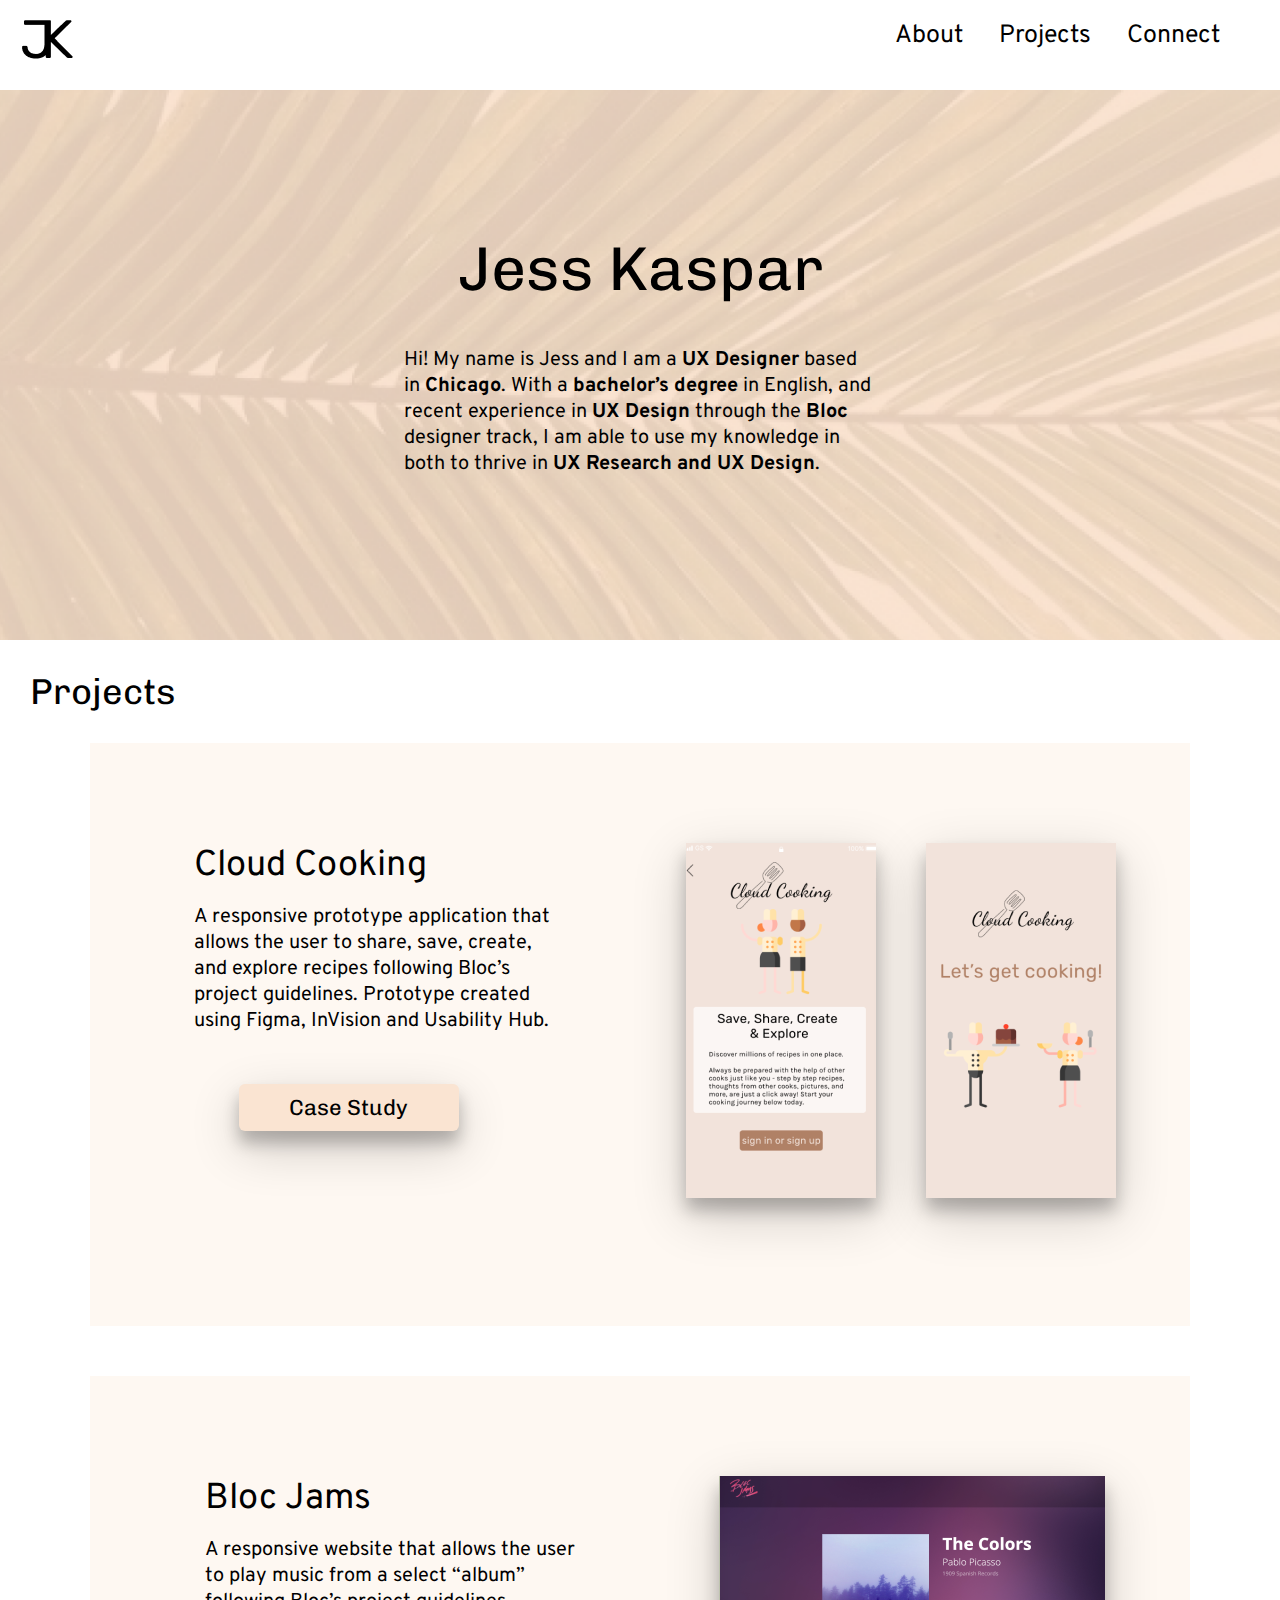
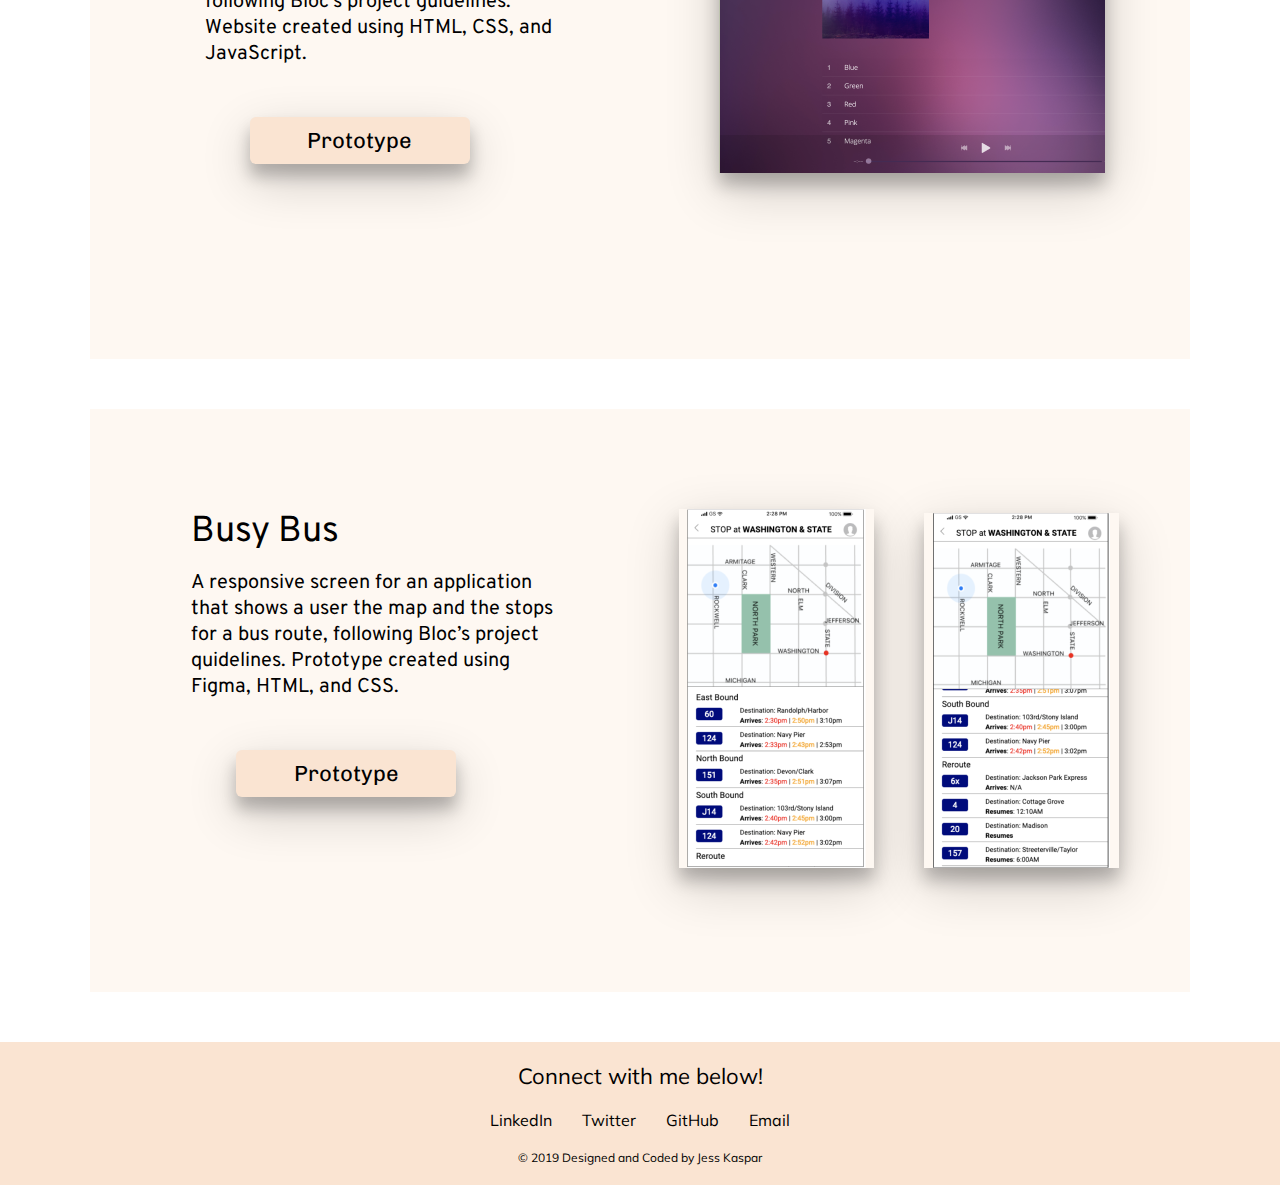
<file: index.html>
<!DOCTYPE html>
<html>
  <head>
    <title>Portfolio | Jess Kaspar</title>
      <link rel="resetcss" type="text/css" href="css/reset.css">
      <link rel="stylesheet" type="text/css" href="css/style.css">
      <link href="https://fonts.googleapis.com/css?family=Chivo:400,700|Muli:400,500|Overpass:400,600&display=swap" rel="stylesheet">
      <link rel="stylesheet" href="https://cdnjs.cloudflare.com/ajax/libs/animate.css/3.7.2/animate.min.css">
      <meta name= "viewport" content="width=device-width, initial-scale=1.0">
  </head>
  <body>
    <div class="top">
    <div class="logo">
      <a href="index.html">
        <img src="images/JKLogo.png" alt="logo">
      </a>
    </div>
    <nav class="nav-bar">
      <ul>
        <li class="button"><a href="about.html">About</a></li>
        <li class="button"><a href="#projects">Projects</a></li>
        <li class="button"><a href="connect.html">Connect</a></li>
      </ul>
    </nav>
  </div>
    <header class="animated fadeInUp">
        <h1>Jess Kaspar</h1>
        <div class="slogan">Hi! My name is Jess and I am a <strong>UX Designer</strong> based in <strong>Chicago</strong>.  With a <strong>bachelor’s degree</strong> in English, and recent experience in <strong>UX Design</strong> through the <strong>Bloc</strong> designer track, I am able to use  my knowledge in both to thrive in <strong>UX Research and UX Design</strong>.</div>
    </header>

  <main class="container animated fadeInUp">

    <div class="projects" id="projects">Projects</div>

     <section class="project-row" style="max-width: 1200px;margin: auto;">

     <div class="box1 animated fadeInUp">
      <div class="wrap">
       <div class="left">
         <img src="images/CC1.png" alt="cloudcooking application screenshot 1" class="ccimages ccimages1">
         <img src="images/CC2.png" alt="cloudcooking application screenshot 2" class="ccimages ccimages2">
       </div>

       <div class="right">
        <h2>Cloud Cooking</h2>
          <p class="description description2">A responsive prototype application that allows the user to share, save, create, and explore recipes following Bloc’s project guidelines. Prototype created using Figma, InVision and Usability Hub.</p>
         <div class="link">
          <a href="project.html">Case Study</a>
        </div>
       </div>

      </div>
    </div>
    </section>

    <section class="project-row" style="max-width: 1200px;margin: auto;">
      <div class="box1 animated fadeInUp">
      <div class="wrap">

      <div class="left">
        <img src="images/BlocJams.png" alt="blocjams screenshot" class="bjimages">
      </div>

      <div class="right">
       <h2>Bloc Jams</h2>
        <p class="description">A responsive website that allows the user to play music from a select “album” following Bloc’s project guidelines. Website created using HTML, CSS, and JavaScript.</p>
        <div class="link">
         <a href="https://bloc-jams0914.netlify.com/"target="_blank">Prototype</a>
       </div>
     </div>

   </div>
   </div>


      <div class="box1 animated fadeInUp">
        <div class="wrap">

        <div class="left">
          <img src="images/BusyBus1.png" alt="busybus screenshot 1" class="bbimages bbimages1">
          <img src="images/BusyBus2.png" alt="busybus screenshot 2" class="bbimages bbimages2">
        </div>

        <div class="right">
         <h2>Busy Bus</h2>
          <p class="description">A responsive screen for an application that shows a user the map and the stops for a bus route, following Bloc’s project quidelines. Prototype created using Figma, HTML, and CSS.</p>
         <div class="link">
          <a href="https://jesskaspar.github.io/frontend-challenge/"target="_blank">Prototype</a>
         </div>
        </div>

      </div>

    </div>
   </section>
  </main>

  <footer>
  <a id="connect">
    <h5>Connect with me below!</h5>
  </a>
      <ul class="footer-links">
        <li class="button"><a href="https://www.linkedin.com/in/jess-kaspar/" target="_blank">LinkedIn</a></li>
        <li class="button"><a href="https://twitter.com/kaspar_theghost" target="_blank">Twitter</a></li>
        <li class="button"><a href="https://github.com/jesskaspar" target="_blank">GitHub</a></li>
        <li class="button lastbutton"><a href="mailto:jessrkaspar@gmail.com">Email</a></li>
      </ul>
  <h6>© 2019 Designed and Coded by Jess Kaspar</h6>
  </footer>

  <!-- Global site tag (gtag.js) - Google Analytics -->
<script async src="https://www.googletagmanager.com/gtag/js?id=UA-152007861-1"></script>
<script>
  window.dataLayer = window.dataLayer || [];
  function gtag(){dataLayer.push(arguments);}
  gtag('js', new Date());

  gtag('config', 'UA-152007861-1');
</script>

  </body>
</html>
</file>
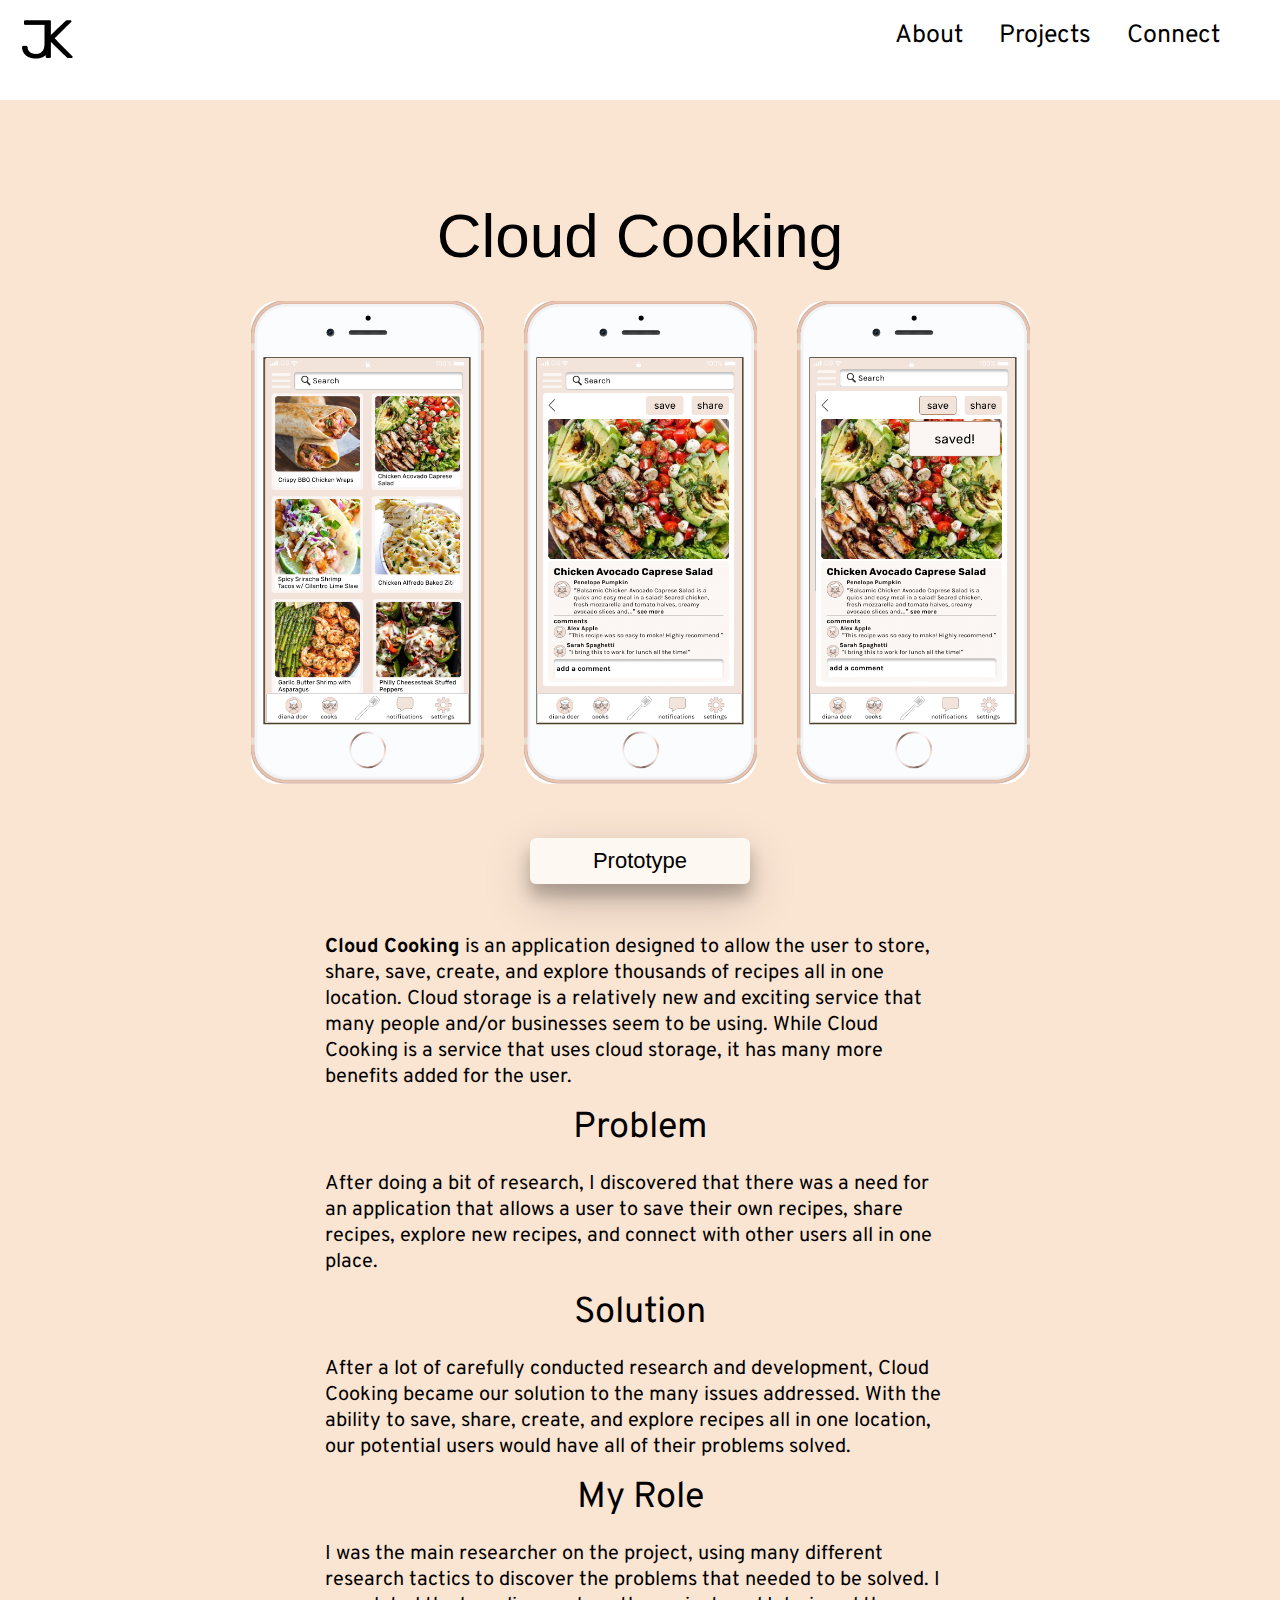
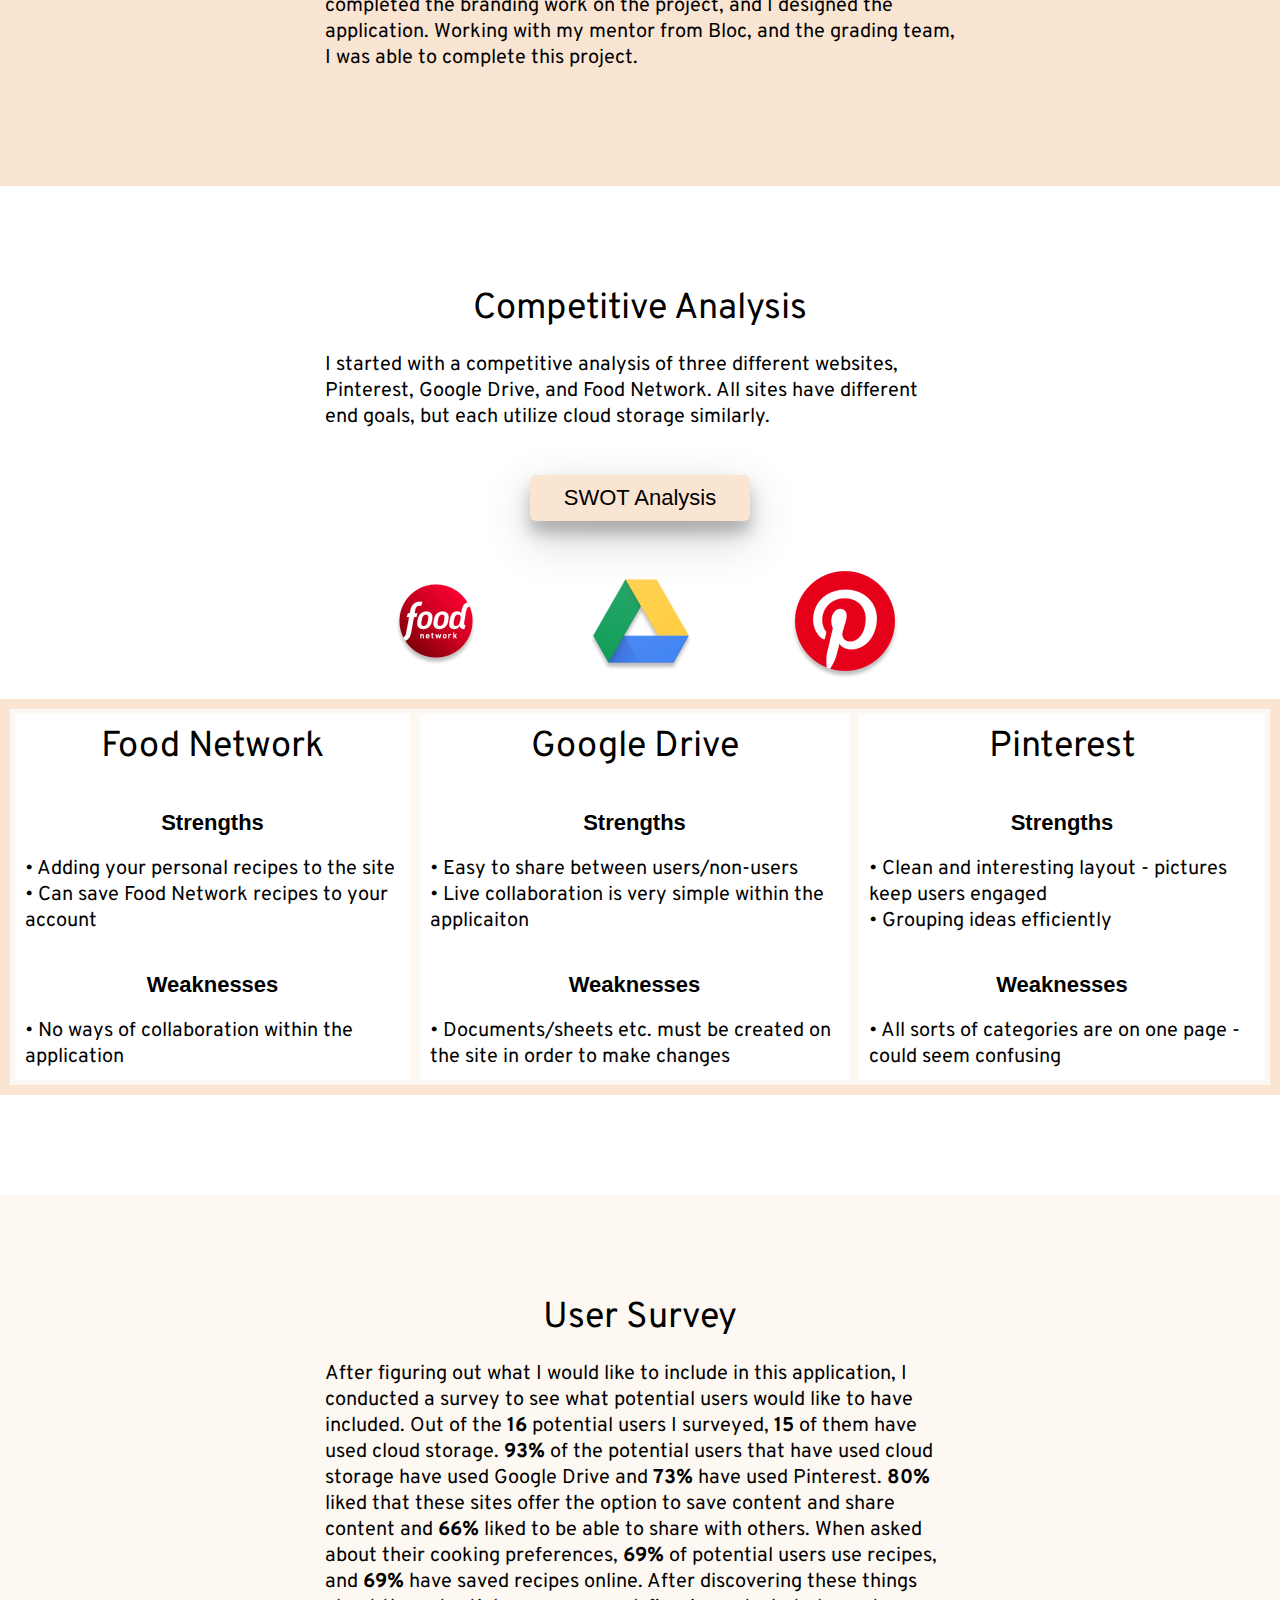
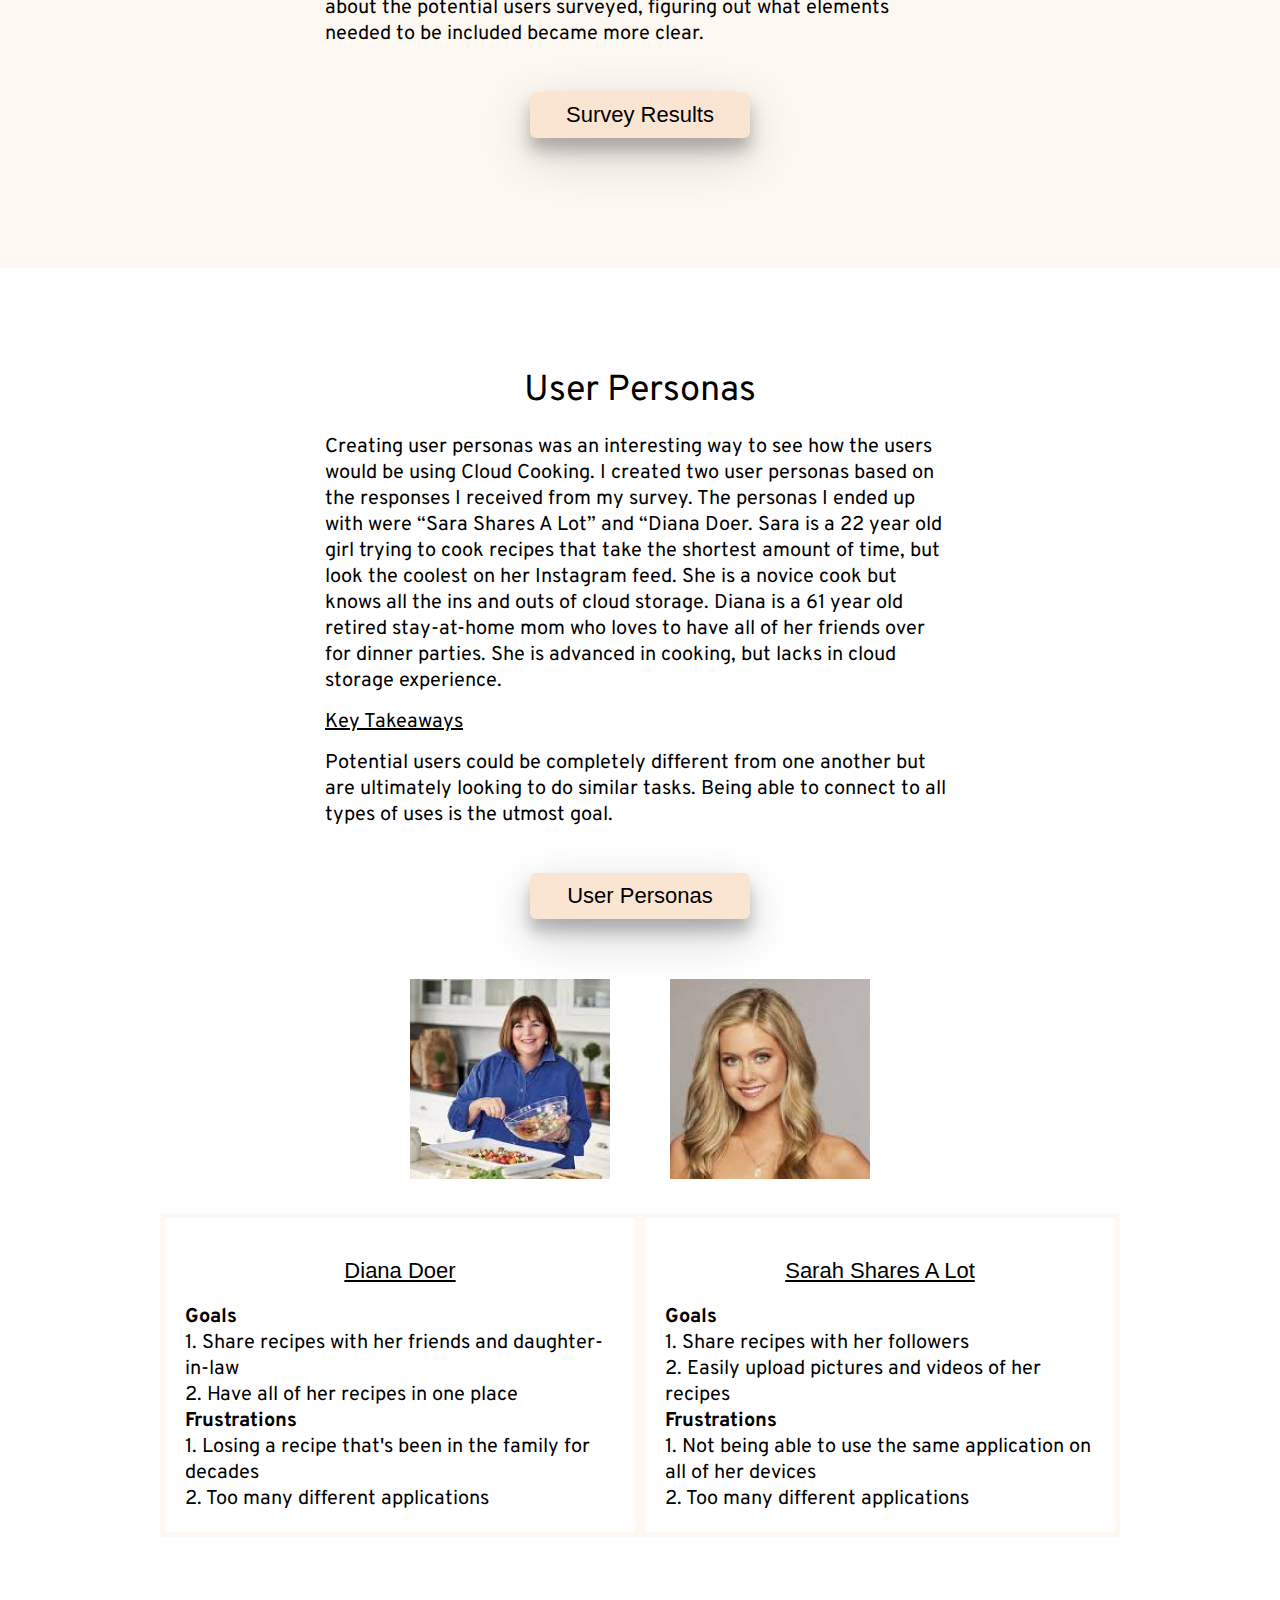
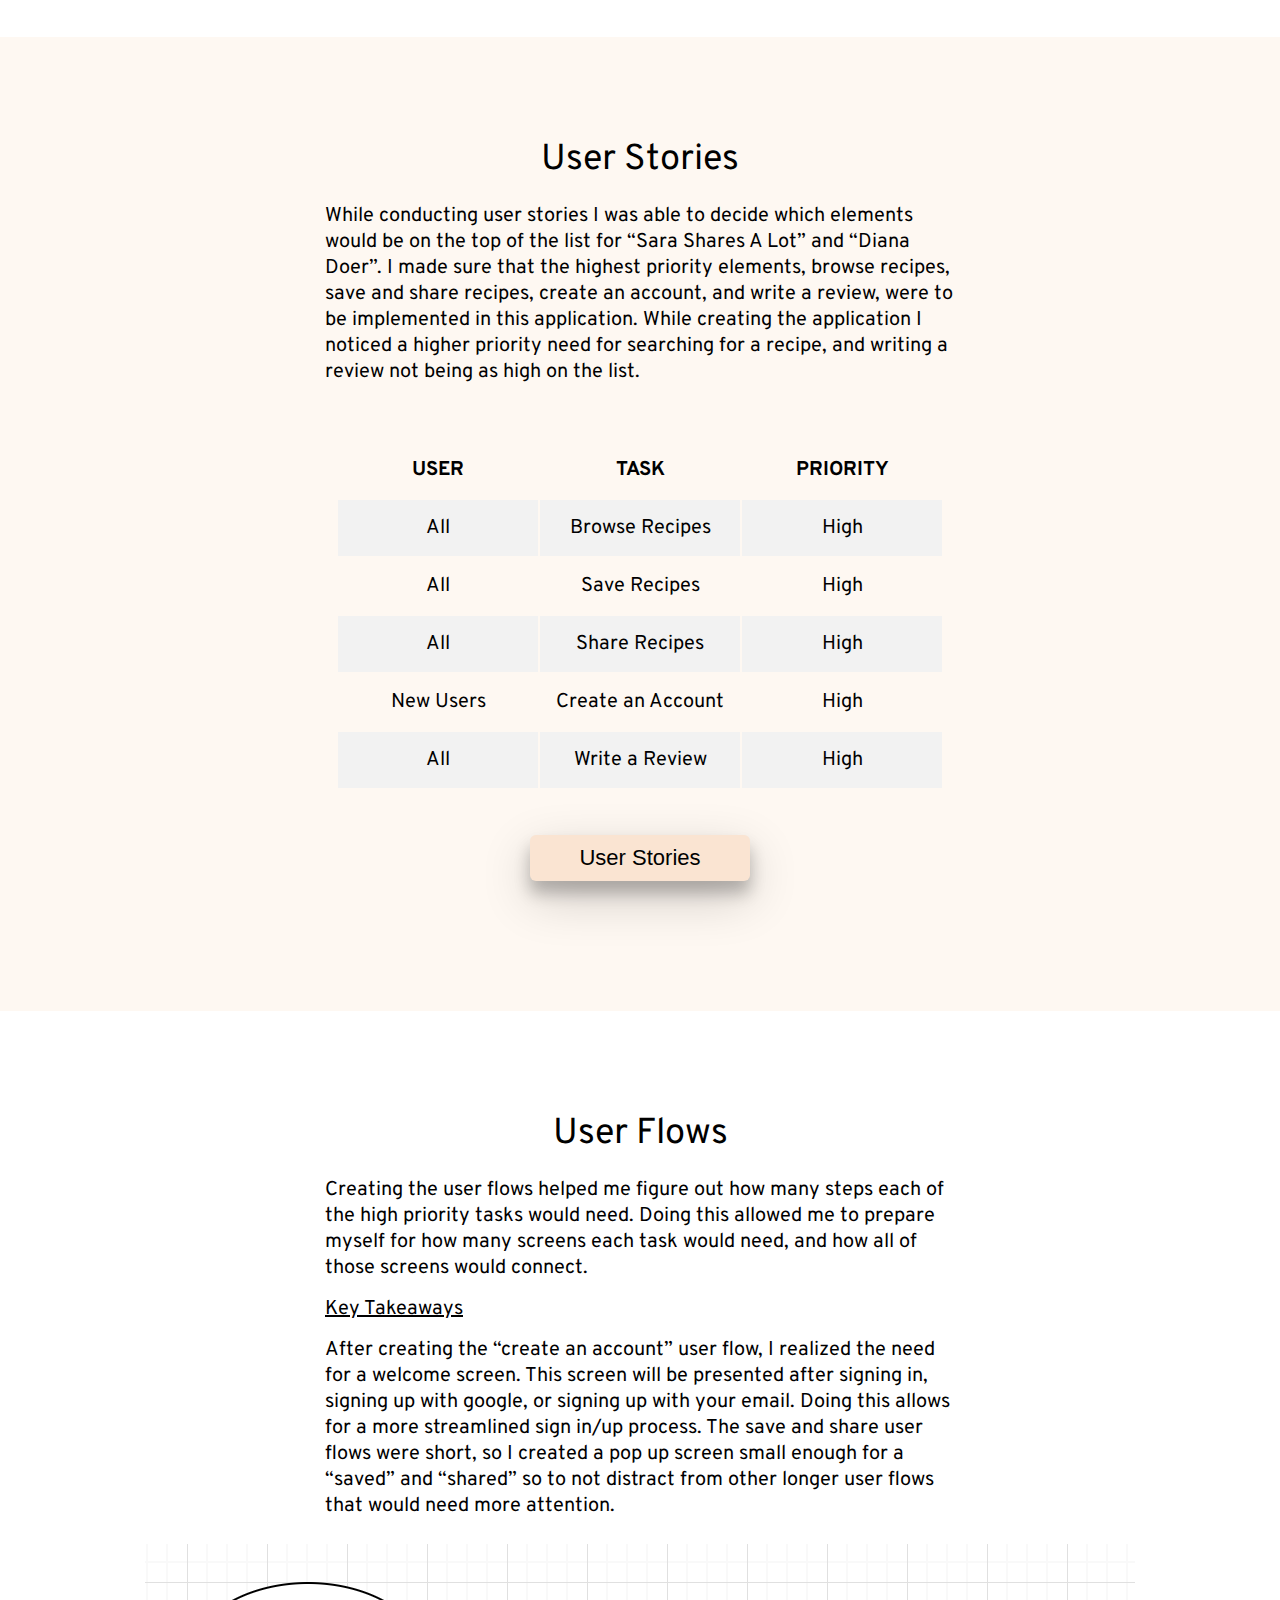
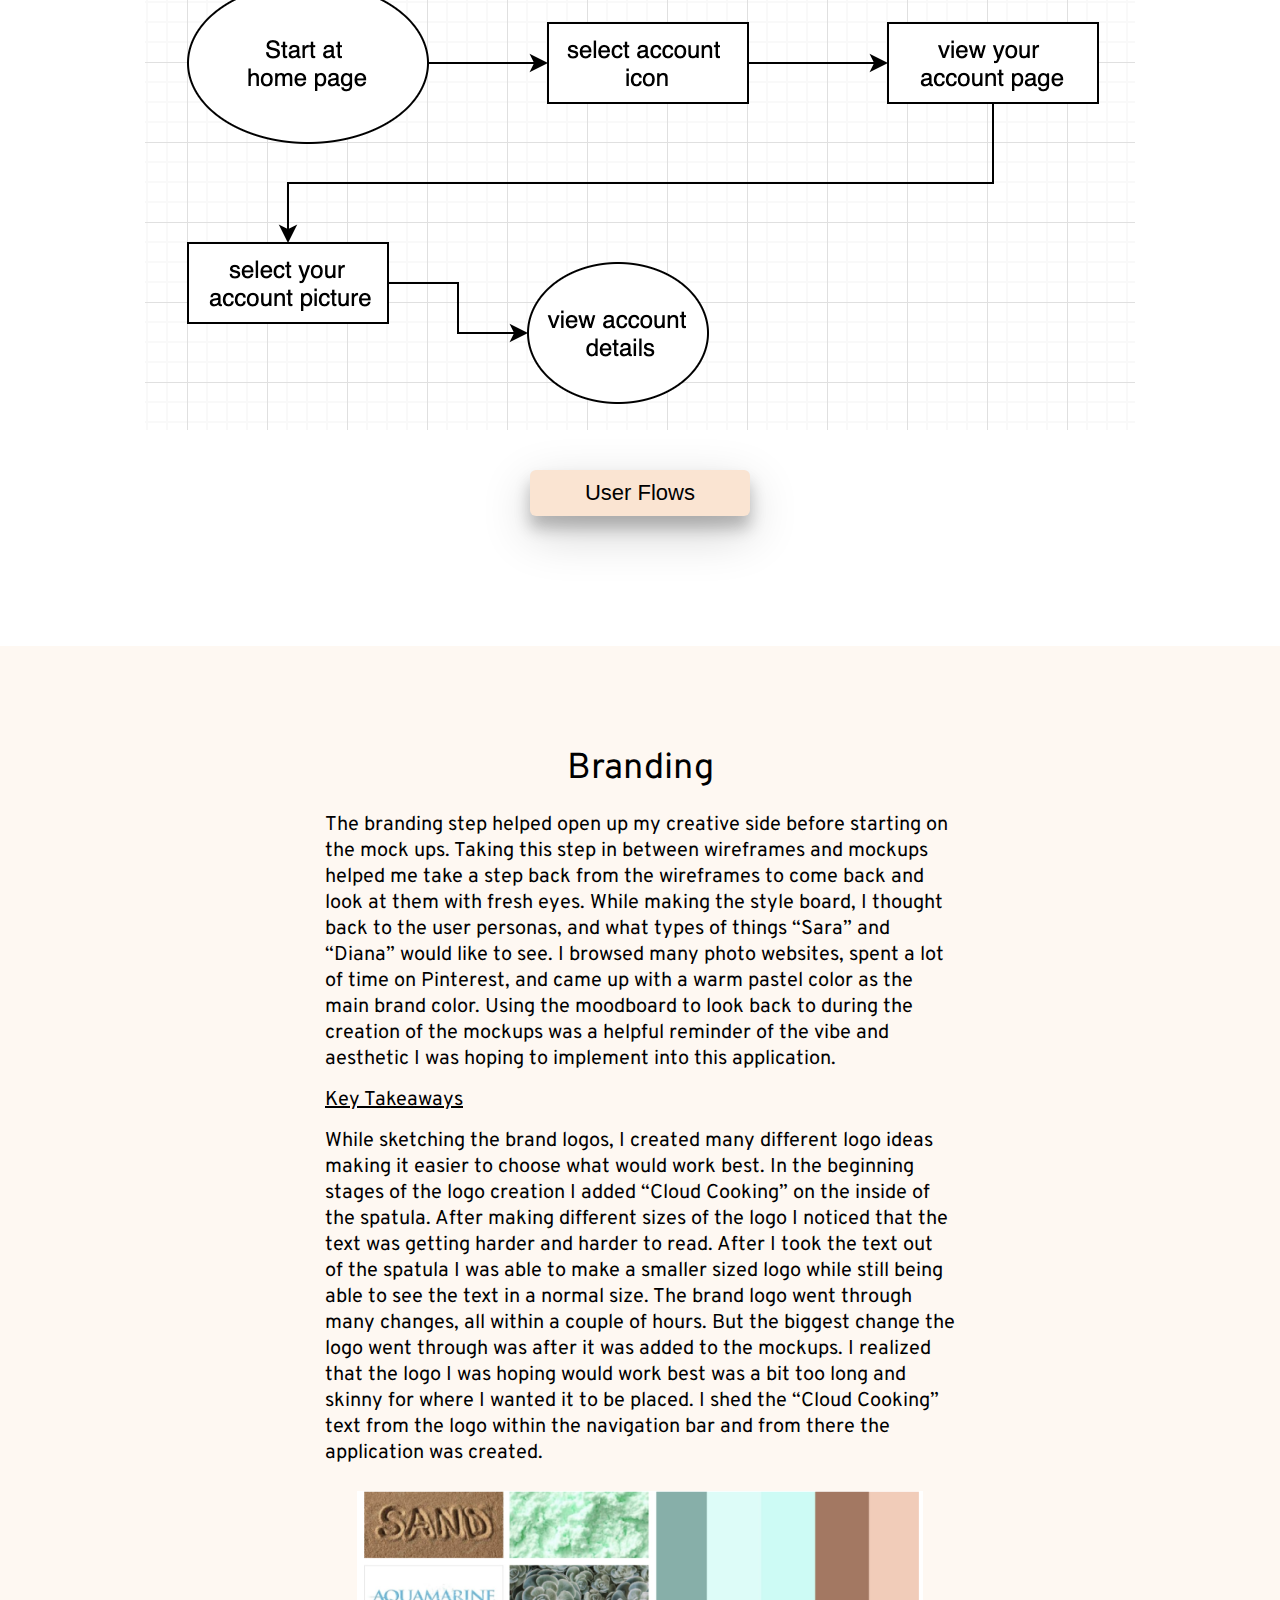
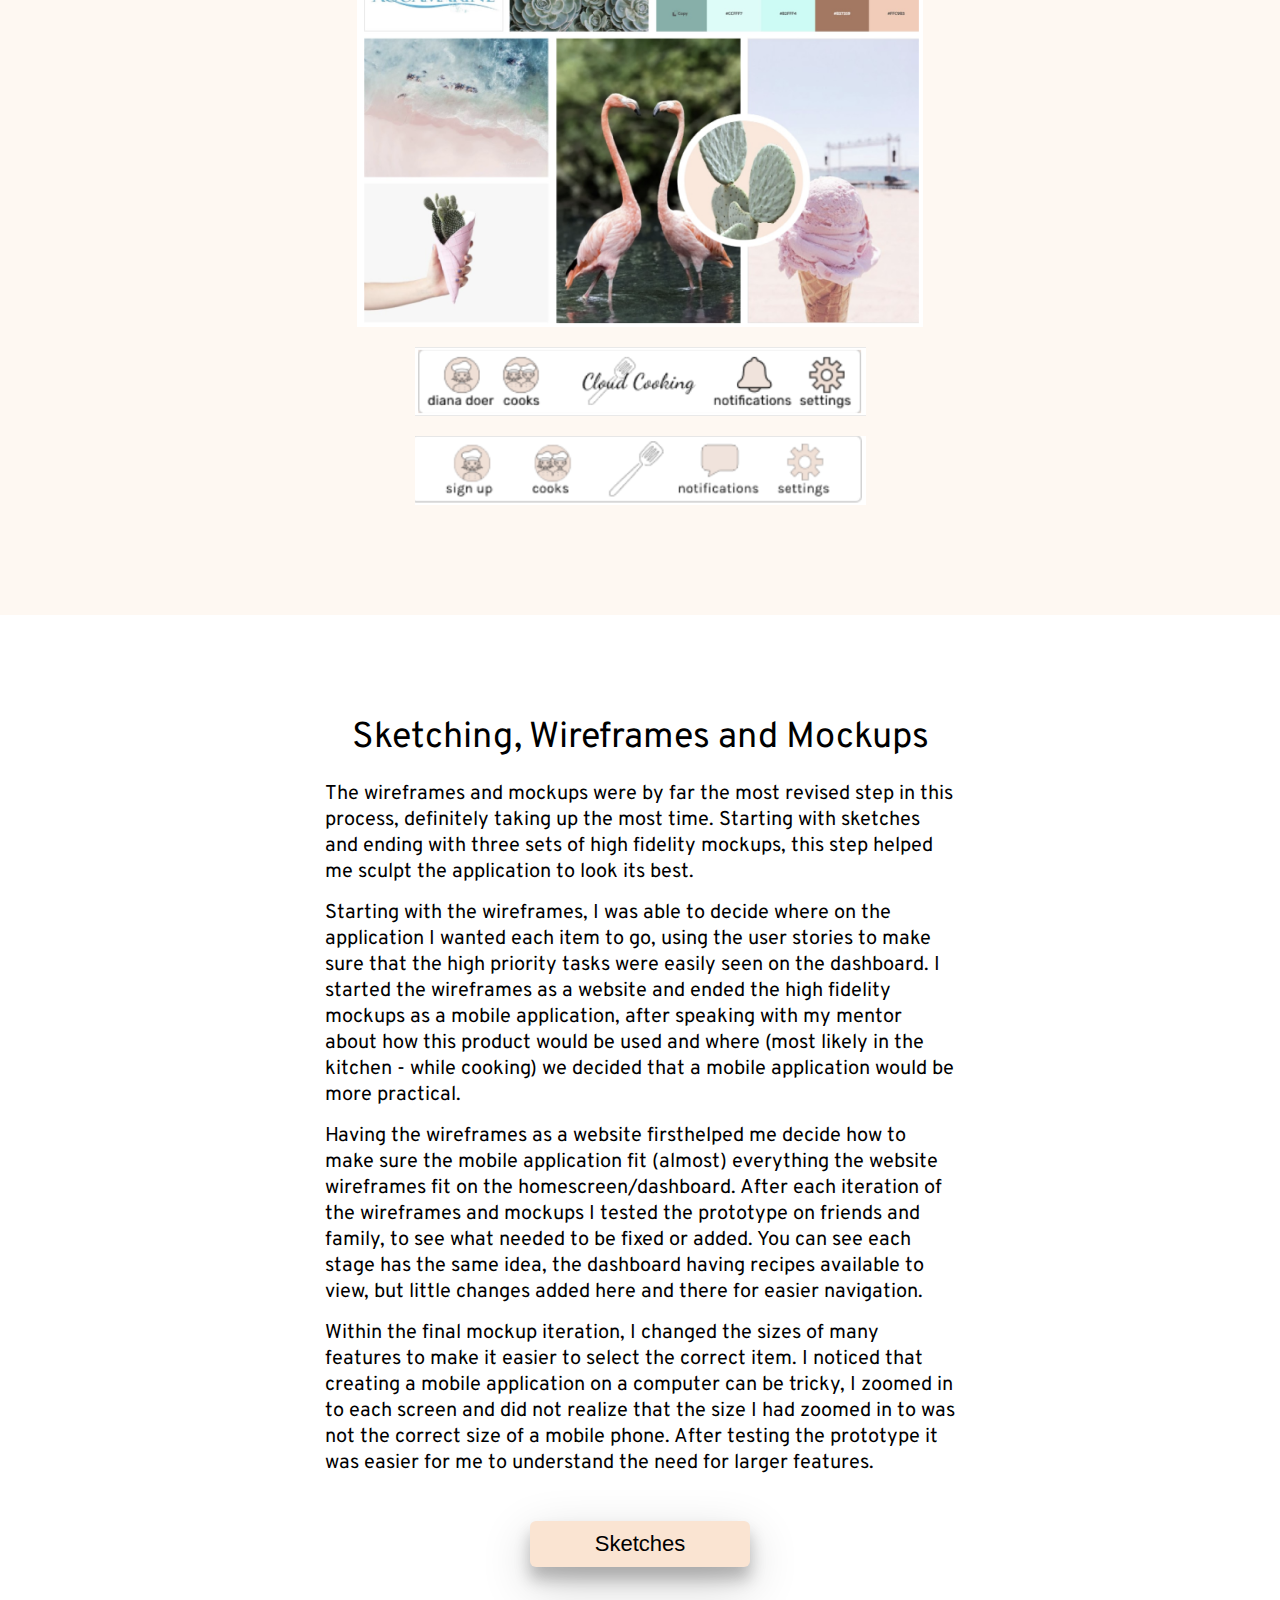
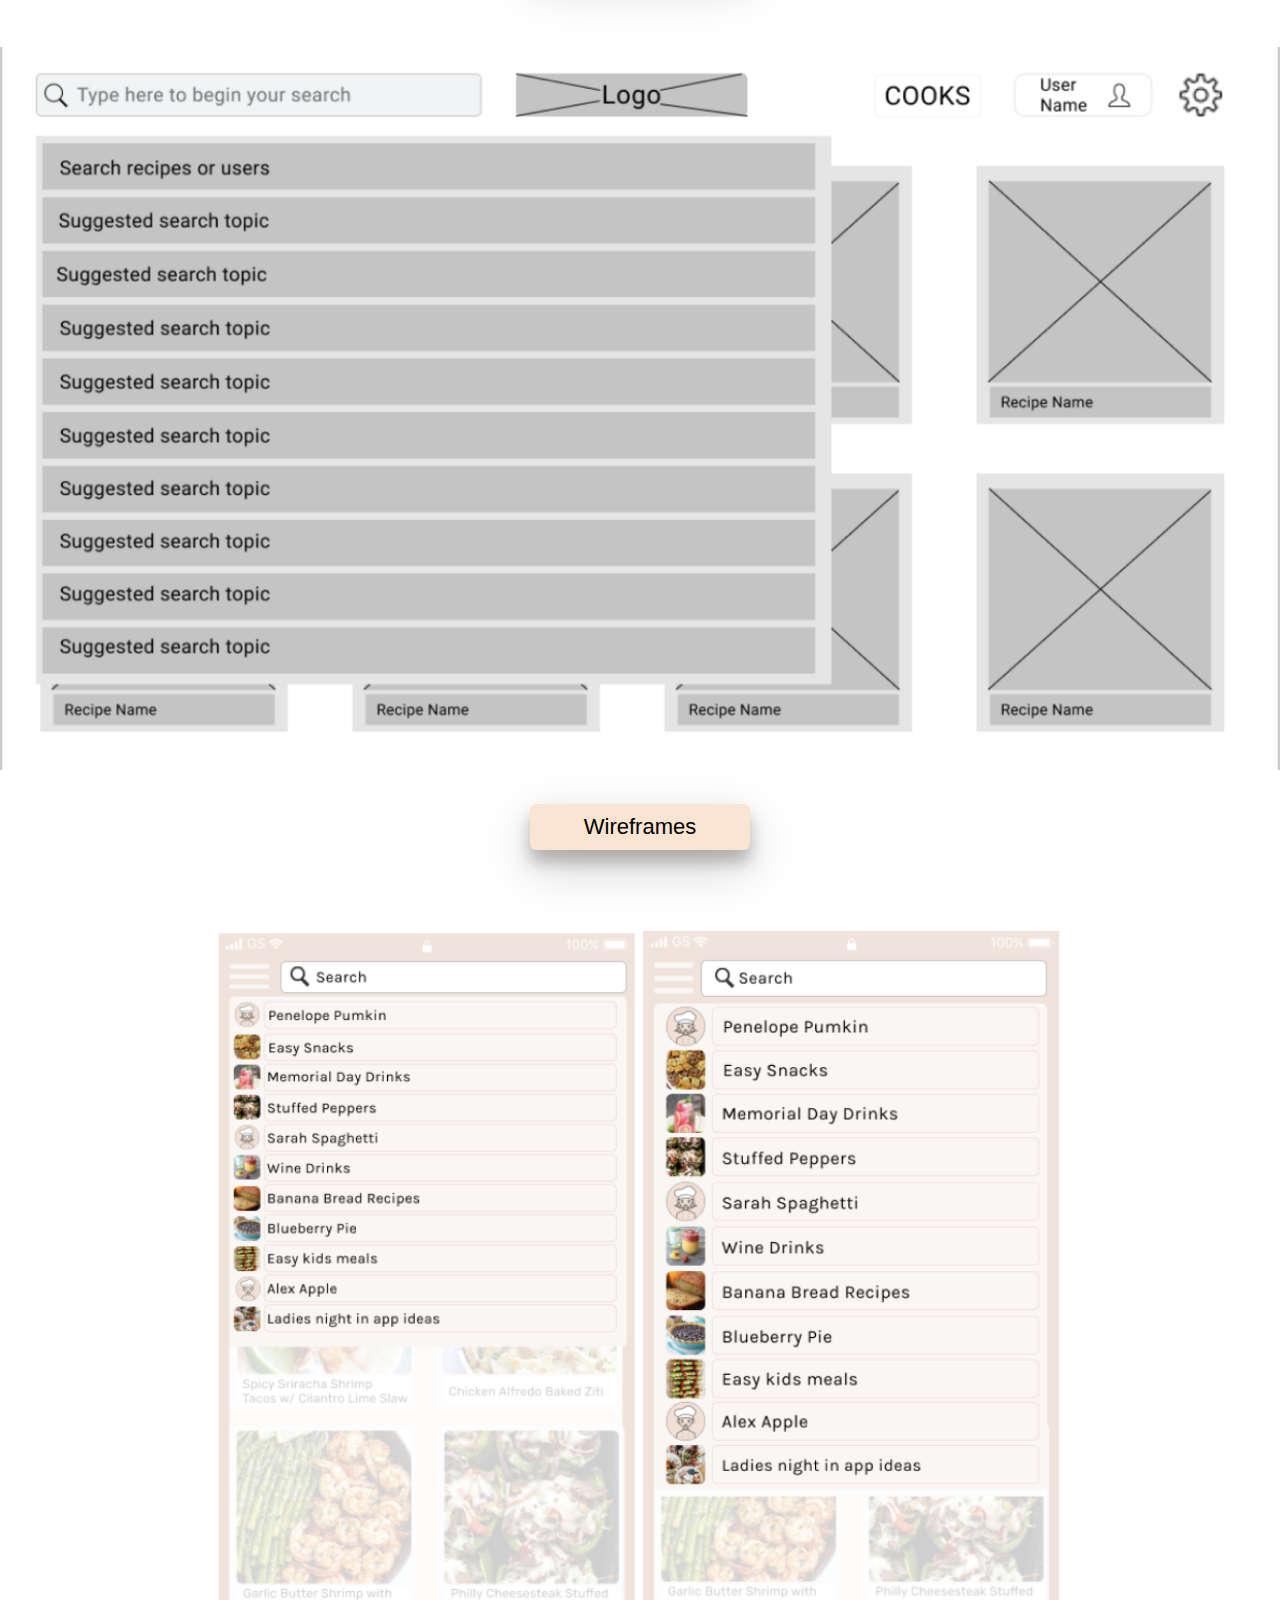
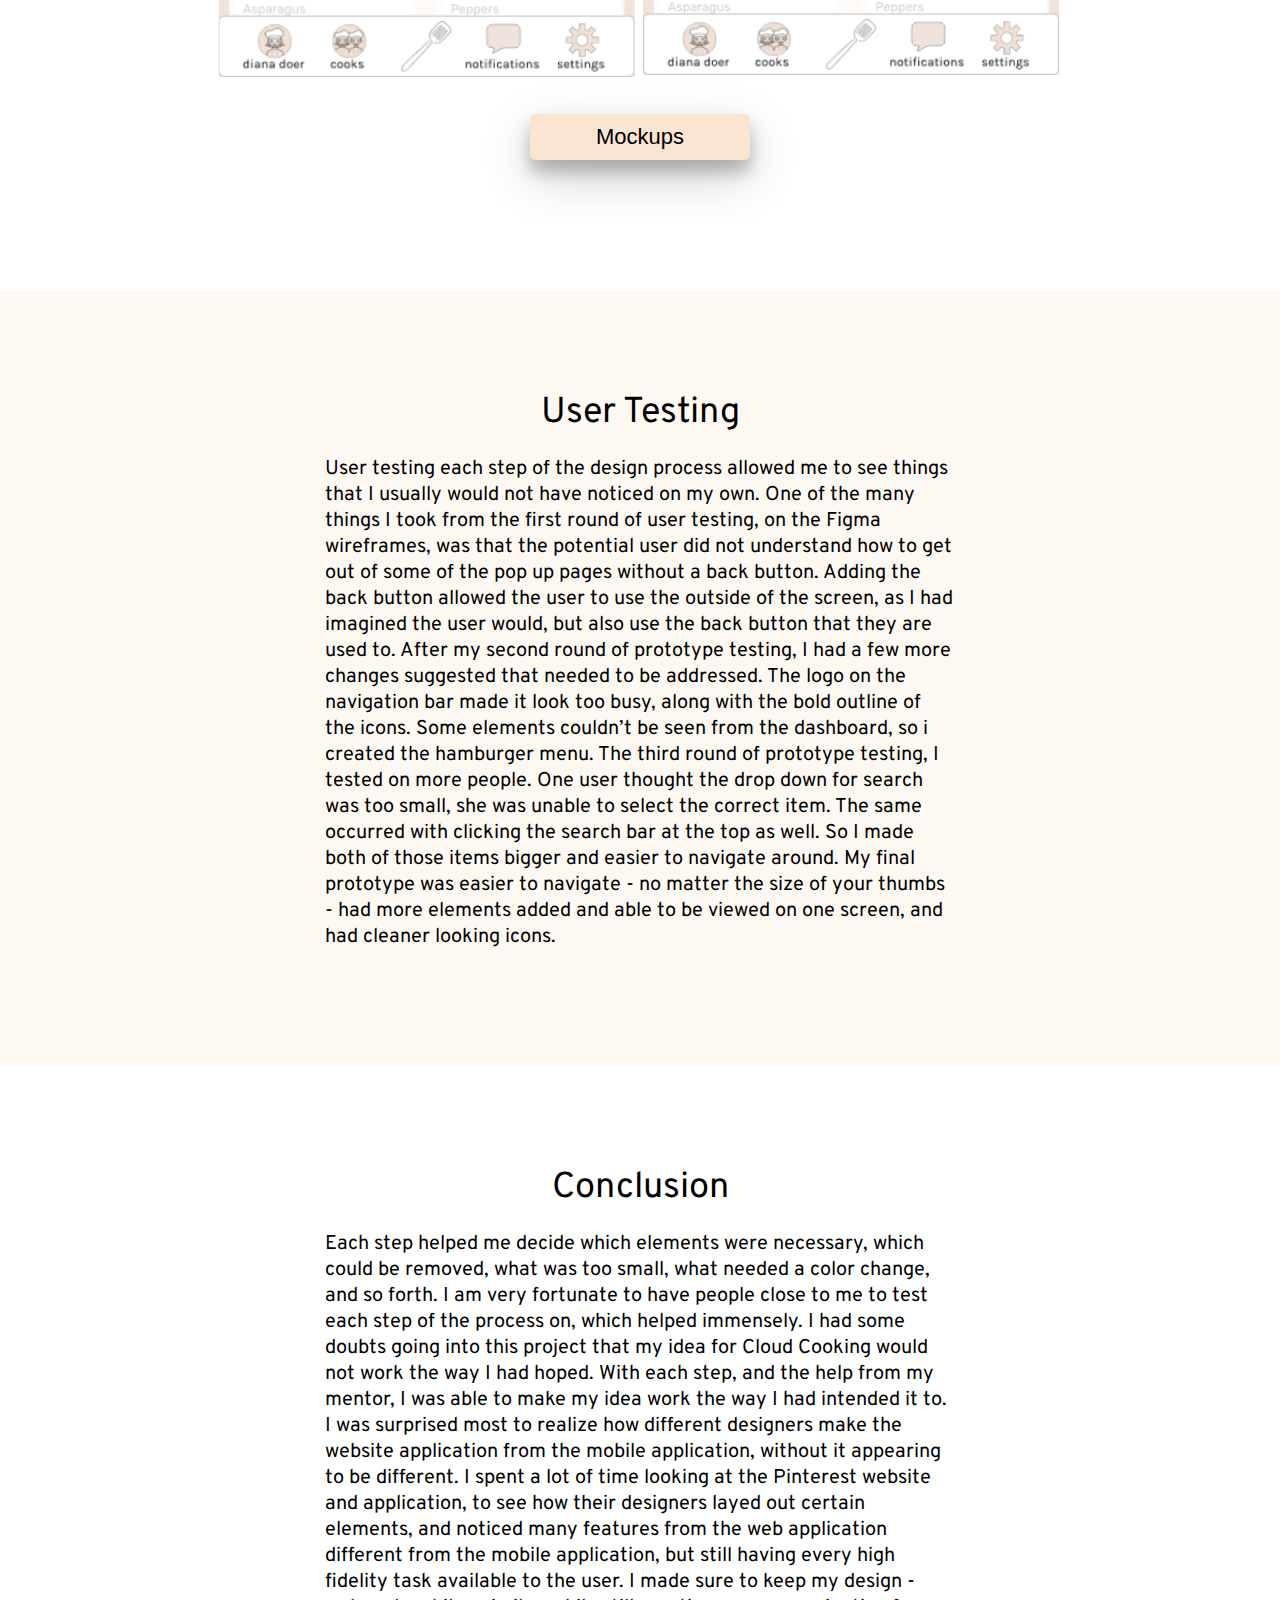
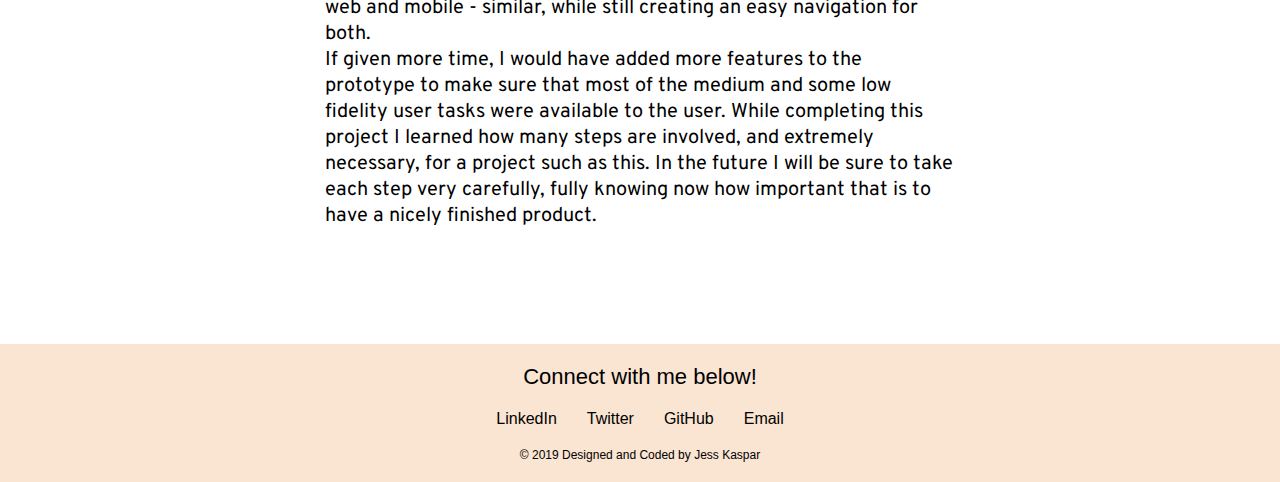
<file: project.html>
<!DOCTYPE html>
<html>
  <head>
    <title>Portfolio | Jess Kaspar</title>
    <link rel="resetcss" type="text/css" href="css/reset.css">
    <link rel="stylesheet" type="text/css" href="css/style.css">
    <link href="https://fonts.googleapis.com/css?family=Overpass&display=swap" rel="stylesheet">
    <meta name= "viewport" content="width=device-width, initial-scale=1.0">
  </head>
  <body>
    <main class="container">
    <div class="top">
    <div class="logo">
      <a href="index.html">
        <img src="images/JKLogo.png" alt="logo">
      </a>
    </div>
    <nav class="nav-bar">
      <ul>
        <li class="button"><a href="about.html">About</a></li>
        <li class="button"><a href="index.html#projects">Projects</a></li>
        <li class="button"><a href="connect.html">Connect</a></li>
      </ul>
    </nav>
  </div>
    <div class="cloudcooking">
      <h4>Cloud Cooking</h4>
      <div class="cc-row">
        <div class="cc-column">
          <img src="images/cc-project1.png" alt="Cloud Cooking Project example" class="cc-project">
        </div>
        <div class="cc-column">
          <img src="images/cc-project2.png" alt="Cloud Cooking Project example" class="cc-project cc-project2">
        </div>
        <div class="cc-column">
         <img src="images/cc-project3.png" alt="Cloud Cooking Project example" class="cc-project cc-project3">
        </div>
       </div>
          <div class= "link project-link"><a href="https://invis.io/5JS9F4YK4TD#/364324084_1_Sign_Up" target="_blank" >Prototype</a></div>
       <p class="project-text under-pt"><strong>Cloud Cooking</strong> is an application designed to allow the user to store, share, save, create, and explore thousands of recipes all in one location. Cloud storage is a relatively new and exciting service that many people and/or businesses seem to be using. While Cloud Cooking is a service that uses cloud storage, it has many more benefits added for the user.</p>
     <h3>Problem</h3>
       <p class="project-text"> After doing a bit of research, I discovered that there was a need for an application that allows a user to save their own recipes, share recipes, explore new recipes, and connect with other users all in one place. </p>
     <h3>Solution</h3>
       <p class="project-text"> After a lot of carefully conducted research and development, Cloud Cooking became our solution to the many issues addressed. With the ability to save, share, create, and explore recipes all in one location, our potential users would have all of their problems solved. </p>
     <h3>My Role</h3>
       <p class="project-text"> I was the main researcher on the project, using many different research tactics to discover the problems that needed to be solved. I completed the branding work on the project, and I designed the application. Working with my mentor from Bloc, and the grading team, I was able to complete this project. </p>
     </div>

     <div class="competitive-analysis">
       <h3>Competitive Analysis</h3>
        <p class="project-text">I started with a competitive analysis of three different websites, Pinterest, Google Drive, and Food Network. All sites have different end goals, but each utilize cloud storage similarly.</p>
         <div class= "link project-link2"><a href="https://docs.google.com/document/d/1aBzyAWxtMG21f4LfTqY-TNc36RU80E96II_7c6GqQDU/edit?usp=sharing" target="_blank">SWOT Analysis</a></div>
        <img src="images/brandlogos.png" alt="Food Network, Google Drive and Pinterest Brand Logos" class="cc-brandlogos">
        <div class="comp-container">
   <div class="comp-grid">
    <h3>Food Network</h3>
    <h5><b>Strengths</b></h5>
     <p>• Adding your personal recipes to the site</p>
     <p>• Can save Food Network recipes to your account</p>
     <br>
    <h5><b>Weaknesses</b></h5>
     <p>• No ways of collaboration within the application</p>
   </div>

   <div class="comp-grid">
    <h3>Google Drive</h3>
    <h5><b>Strengths</b></h5>
     <p>• Easy to share between users/non-users</p>
     <p>• Live collaboration is very simple within the applicaiton</p>
     <br>
    <h5><b>Weaknesses</b></h5>
     <p>• Documents/sheets etc. must be created on the site in order to make    changes</p>
   </div>

   <div class="comp-grid">
    <h3>Pinterest</h3>
    <h5><b>Strengths</b></h5>
     <p>• Clean and interesting layout - pictures keep users engaged</p>
     <p>• Grouping ideas efficiently</p>
     <br>
    <h5><b>Weaknesses</b></h5>
     <p>• All sorts of categories are on one page - could seem confusing</p>
   </div>

 </div>
    </div>

     <div class="user-survey">
     <h3>User Survey</h3>
       <p class="project-text">After figuring out what I would like to include in this application, I conducted a survey to see what potential users would like to have included. Out of the <strong>16</strong> potential users I surveyed, <strong>15</strong> of them have used cloud storage. <strong>93%</strong> of the potential users that have used cloud storage have used Google Drive and <strong>73%</strong> have used Pinterest. <strong>80%</strong> liked that these sites offer the option to save content and share content and <strong>66%</strong> liked to be able to share with others. When asked about their cooking preferences, <strong>69%</strong> of potential users use recipes, and <strong>69%</strong> have saved recipes online. After discovering these things about the potential users surveyed, figuring out what elements needed to be included became more clear. </p>
     <div class= "link project-link2"><a href="addlinkhere" target="_blank">Survey Results</a></div>
     </div>
     <div class="personas">
     <h3>User Personas</h3>
       <p class="project-text">Creating user personas was an interesting way to see how the users would be using Cloud Cooking. I created two user personas based on the responses I received from my survey. The personas I ended up with were “Sara Shares A Lot” and “Diana Doer. Sara is a 22 year old girl trying to cook recipes that take the shortest amount of time, but look the coolest on her Instagram feed. She is a novice cook but knows all the ins and outs of cloud storage. Diana is a 61 year old retired stay-at-home mom who loves to have all of her friends over for dinner parties. She is advanced in cooking, but lacks in cloud storage experience.
       <p class="project-text"><u>Key Takeaways</u></p>
       <p class="project-text">Potential users could be completely different from one another but are ultimately looking to do similar tasks. Being able to connect to all types of uses is the utmost goal.</p>
       <div class= "link project-link2"><a href="https://drive.google.com/drive/folders/1Z610xo3l7TGpeNwGOaJZEE9zZWDKSMaD?usp=sharing" target="_blank">User Personas</a></div>
       <div class="persona-container">
         <div class="persona-grid">
          <img src="images/ina.png" alt="Sarah Shares A Lot Picture" class="up1-images">
        </div>
        <div class="persona-grid">
         <img src="images/hannah.png" alt="Diana Doer Picture" class="up2-images">
        </div>
      </div>
       <div class="userp-container">
         <div class="userp-grid">
         <h5><u>Diana Doer</u></h5>
         <p><b>Goals</b>
         <br>
         1. Share recipes with her friends and daughter-in-law
         <br>
         2. Have all of her recipes in one place
         <p><b>Frustrations</b>
         <br>
         1. Losing a recipe that's been in the family for decades
         <br>
         2. Too many different applications
        </div>

         <div class="userp-grid">
         <h5><u>Sarah Shares A Lot</u></h5>
         <p><b>Goals</b>
         <br>
         1. Share recipes with her followers
         <br>
         2. Easily upload pictures and videos of her recipes
         <p><b>Frustrations</b>
         <br>
         1. Not being able to use the same application on all of her devices
         <br>
         2. Too many different applications
        </div>


       </div>
      </div>
     <div class="user-stories">
     <h3>User Stories</h3>
       <p class="project-text">While conducting user stories I was able to decide which elements would be on the top of the list for “Sara Shares A Lot” and “Diana Doer”.  I made sure that the highest priority elements, browse recipes, save and share recipes, create an account, and write a review, were to be  implemented in this application. While creating the application I noticed a higher priority need for searching for a recipe, and writing a review not being as high on the list.</p>
       <div style="overflow-x:auto;">
         <table>
           <tr>
             <th>USER</th>
             <th>TASK</th>
             <th>PRIORITY</th>
           </tr>
           <tr>
             <td>All</td>
             <td>Browse Recipes</td>
             <td>High</td>
           </tr>
           <tr>
             <td>All</td>
             <td>Save Recipes</td>
             <td>High</td>
           </tr>
           <tr>
             <td>All</td>
             <td>Share Recipes</td>
             <td>High</td>
           </tr>
               <tr>
             <td>New Users</td>
             <td>Create an Account</td>
             <td>High</td>
           </tr>
               <tr>
             <td>All</td>
             <td>Write a Review</td>
             <td>High</td>
           </tr>
         </table>
       </div>
       <div class= "link project-link2"><a href="https://docs.google.com/spreadsheets/d/1DpZ2tgAcjzLgHeRdvRRlVCiMmMYdAOK4Qcsb1KJsI8s/edit?usp=sharing" target="_blank">User Stories</a></div>
     </div>
     <div class="user-flows">
     <h3>User Flows</h3>
       <p class="project-text">Creating the user flows helped me figure out how many steps each of the high priority tasks would need. Doing this allowed me to prepare myself for how many screens each task would need, and how all of those screens would connect.
       <p class="project-text"><u>Key Takeaways</u></p>
       <p class="project-text">After creating the “create an account” user flow, I realized the need for a welcome screen. This screen will be presented after signing in, signing up with google, or signing up with your email. Doing this allows for a more streamlined sign in/up process. The save and share user flows were short, so I created a pop up screen small enough for a “saved” and “shared” so to not distract from other longer user flows that would need more attention.</p>
       <img src="images/userflows.png" alt="userflow screenshot" class="uf-images">
        <div class= "link project-link2"><a href="https://drive.google.com/drive/folders/1--ZGlXqUmEnTBtwBtIs6pBOHM-rVZDlM?usp=sharing" target="_blank">User Flows</a></div>
     </div>

     <div class="branding">
     <h3>Branding</h3>
       <p class="project-text">The branding step helped open up my creative side before starting on the mock ups. Taking this step in between wireframes and mockups helped me take a step back from the wireframes to come back and look at them with fresh eyes. While making the style board, I thought back to the user personas, and what types of things “Sara” and “Diana” would like to see. I browsed many photo websites, spent a lot of time on Pinterest, and came up with a warm pastel color as the main brand color. Using the moodboard to look back to during the creation of the mockups was a helpful reminder of the vibe and aesthetic I was hoping to implement into this application.
       <p class="project-text"><u>Key Takeaways</u></p>
       <p class="project-text">While sketching the brand logos, I created many different logo ideas making it easier to choose what would work best. In the beginning stages of the logo creation I added “Cloud Cooking” on the inside of the spatula. After making different sizes of the logo I noticed that the text was getting harder and harder to read. After I took the text out of the spatula I was able to make a smaller sized logo while still being able to see the text in a normal size. The brand logo went through many changes, all within a couple of hours. But the biggest change the logo went through was after it was added to the mockups. I realized that the logo I was hoping would work best was a bit too long and skinny for where I wanted it to be placed. I shed the “Cloud Cooking” text from the logo within the navigation bar and from there the application was created.</p>
       <img src="images/branding1-2.png" alt="branding screenshot/moodboard" class="b1-2-images">
       <img src="images/branding1.png" alt="branding screenshot 1" class="b1-images">
       <img src="images/branding2.png" alt="branding screenshot 2" class="b2-images">
       <img src="images/branding3.png" alt="branding screenshot 3" class="b3-images">
   </div>

   <div class="wireframes">
     <h3>Sketching, Wireframes and Mockups</h3>
       <p class="project-text">The wireframes and mockups were by far the most revised step in this process, definitely taking up the most time. Starting with sketches and ending with three sets of high fidelity mockups, this step helped me sculpt the application to look its best.</p>
       <p class="project-text">Starting with the wireframes, I was able to decide where on the application I wanted each item to go, using the user stories to make sure that the high priority tasks were easily seen on the dashboard. I started the wireframes as a website and ended the high fidelity mockups as a mobile application, after speaking with my mentor about how this product would be used and where (most likely in the kitchen - while cooking) we decided that a mobile application would be more practical.
       <p class="project-text">Having the wireframes as a website firsthelped me decide how to make sure the mobile application fit (almost) everything the website wireframes fit on the homescreen/dashboard. After each iteration of the wireframes and mockups I tested the prototype on friends and family, to see what needed to be fixed or added. You can see each stage has the same idea, the dashboard having recipes available to view, but little changes added here and there for easier navigation.</p>
       <p class="project-text">Within the final mockup iteration, I changed the sizes of many features to make it easier to select the correct item. I noticed that creating a mobile application on a computer can be tricky, I zoomed in to each screen and did not realize that the size I had zoomed in to was not the correct size of a mobile phone. After testing the prototype it was easier for me to understand the need for larger features.</p>
       <div class= "link project-link2"><a href="https://drive.google.com/drive/folders/1DUCUsOm37lYHIdB5F1uVEiQRZZlWDb4b?usp=sharing" target="_blank">Sketches</a></div>
       <img src="images/wireframe2.png" alt="wireframe screenshot 2"  class="wf2-images">
        <div class= "link project-link2"><a href="https://drive.google.com/drive/folders/1JZJSVLVFet4VVQv2Ba9iV4sJnZ3jPsQC?usp=sharing" target="_blank">Wireframes</a></div>
        <div class="mockup-row">
          <div class="mockup-column">
            <img src="images/mock5.png" alt="mockup screenshot 5" class="m5-images">
          </div>
          <div class="mockup-column">
            <img src="images/mock6.png" alt="mockup screenshot 6" class="m6-images">
          </div>
        </div>
        <div class= "link project-link2"><a href="https://drive.google.com/drive/folders/1Tbc7i1RnKco3lkWgST4bunyAAWcAuFjc?usp=sharing" target="_blank">Mockups</a></div>
   </div>

     <div class="user-testing">
     <h3>User Testing</h3>
       <p class="project-text">User testing each step of the design process allowed me to see things that I usually would not have noticed on my own. One of the many things I took from the first round of user testing, on the Figma wireframes, was that the potential user did not understand how to get out of some of the pop up pages without a back button. Adding the back button allowed the user to use the outside of the screen, as I had imagined the user would, but also use the back button that they are used to. After my second round of prototype testing, I had a few more changes suggested that needed to be addressed. The logo on the navigation bar made it look too busy, along with the bold outline of the icons. Some elements couldn’t be seen from the dashboard, so i created the hamburger menu. The third round of prototype testing, I tested on more people. One user thought the drop down for search was too small, she was unable to select the correct item. The same occurred with clicking the search bar at the top as well. So I made both of those items bigger and easier to navigate around. My final prototype was easier to navigate - no matter the size of your thumbs - had more elements added and able to be viewed on one screen, and had cleaner looking icons.</p>
     </div>
     <div class="conclusion">
     <h3>Conclusion</h3>
       <p class="project-text">Each step helped me decide which elements were necessary, which could be removed, what was too small, what needed a color change, and so forth. I am very fortunate to have people close to me to test each step of the process on, which helped immensely. I had some doubts going into this project that my idea for Cloud Cooking would not work the way I had hoped. With each step, and the help from my mentor, I was able to make my idea work the way I had intended it to. <br>I was surprised most to realize how different designers make the website application from the mobile application, without it appearing to be different. I spent a lot of time looking at the Pinterest website and application, to see how their designers layed out certain elements, and noticed many features from the web application different from the mobile application, but still having every high fidelity task available to the user. I made sure to keep my design - web and mobile - similar, while still creating an easy navigation for both. <br>If given more time, I would have added more features to the prototype to make sure that most of the medium and some low fidelity user tasks were available to the user.  While completing this project I learned how many steps are involved, and extremely necessary, for a project such as this. In the future I will be sure to take each step very carefully, fully knowing now how important that is to have a nicely finished product.</p>
     </div>
 </main>

<footer>
 <a id="connect">
   <h5>Connect with me below!</h5>
 </a>
  <ul class="footer-links">
    <li class="button"><a href="https://www.linkedin.com/in/jess-kaspar/" target="_blank">LinkedIn</a></li>
    <li class="button"><a href="https://twitter.com/kaspar_theghost" target="_blank">Twitter</a></li>
    <li class="button"><a href="https://github.com/jesskaspar" target="_blank">GitHub</a></li>
    <li class="button lastbutton"><a href="mailto:jessrkaspar@gmail.com">Email</a></li>
  </ul>
 <h6>© 2019 Designed and Coded by Jess Kaspar</h6>
 </footer>

 <!-- Global site tag (gtag.js) - Google Analytics -->
<script async src="https://www.googletagmanager.com/gtag/js?id=UA-152007861-1"></script>
<script>
  window.dataLayer = window.dataLayer || [];
  function gtag(){dataLayer.push(arguments);}
  gtag('js', new Date());

  gtag('config', 'UA-152007861-1');
</script>

  </body>
</html>
</file>
<file: css/style.css>
/*index html*/
body{
	background-color: #FFFFFF;
	margin: 0px;
}

.logo{
	float: left;
  padding-top: 20px;
  padding-left: 20px;
}

.nav-bar{
	float: right;
  font-size: 25px;
  font-family: 'Overpass', sans-serif;
  padding-right: 30px;
  padding-top: 20px;
  padding-bottom: 20px;
}

.top{
  height: 90px;
}

.button{
	display: inline-block;
	margin: 0;
  padding-right: 30px;
	text-decoration: none;
}

.lastbutton{
	padding-right: 0px;
}

.button a{
	color: black;
	text-decoration: none;
}

ul{
  list-style:none;
	padding-inline-start: 0px;
	margin-block-start: 0em;
    margin-block-end:0em;
    margin-inline-start: 0px;
    margin-inline-end: 0px;
}

header{
	background-image: url(../images/leaffade.png);
	background-repeat: no-repeat;
	background-size: cover;
  height: 450px;
	padding-top: 100px;
	text-align: center;
  width: 100%;
}

footer{
  background-color: #FAE4D2;
}

.footer-links{
	display: flex;
	font-size: 16px;
	font-family: 'Muli', sans-serif;
	flex-direction: row;
	justify-content: center;
}

.slogan{
 color: #000000;
 font-size: 20px;
 font-family: "Overpass", verdana, sans-serif;
 font-weight: normal;
 text-align: left;
 margin-left: auto;
 margin-right: auto;
 width: 473px;
}

.projects{
	font-size: 36px;
	font-family: "Chivo", sans-serif;
	font-weight: normal;
	padding: 30px;
}
.project-row{
  clear: both;
}

.headers{
	padding-left: 20px;
}

.box1{
		background-color: #FEF8F2;
    height: 533px;
		margin-bottom: 50px;
		margin-left: 50px;
		margin-right: 50px;
		padding-bottom: 50px;
}

.wrap{
  display: flex;
  flex-direction: row-reverse;
  justify-content: space-around;
}

.left{
  display: flex;
  flex-direction: row;
	align-items: flex-end;
}

.description{
	width: 370px;
	padding-left: 55px;
	padding-top: 15px;
}


.ccimages{
	margin: 25px;
	margin-top: 100px;
	box-shadow:0 12px 16px 0 rgba(0,0,0,0.24), 0 17px 50px 0 rgba(0,0,0,0.19);
}

.bjimages{
	margin: 25px;
	margin-top: 100px;
  box-shadow:0 12px 16px 0 rgba(0,0,0,0.24), 0 17px 50px 0 rgba(0,0,0,0.19);
}

.bbimages{
	margin:25px;
	margin-top: 100px;
	box-shadow:0 12px 16px 0 rgba(0,0,0,0.24), 0 17px 50px 0 rgba(0,0,0,0.19);
}

.link {
	background-color: #FAE4D2;
	border: none;
	border-radius: 6px;
	display: inline-block;
	font-size: 22px;
	font-family: "Chivo", sans-serif;
	font-weight: normal;
	padding: 10px 10px;
	text-align: center;
	margin-left: 100px;
	margin-bottom: 10px;
	margin-top: 50px;
	box-shadow: 0 12px 16px 0 rgba(0,0,0,0.24),0 17px 50px 0 rgba(0,0,0,0.19);
	width: 200px;
}

.link a{
	color: #000000;
	text-decoration: none;
}

.connect-page{
	margin-top: 50px;
	margin-right: auto;
	margin-left: auto;
	text-align: center;
}
/*images*/

.cc-brandlogos{
	padding: 20px;
	display: block;
	margin-left: auto;
	margin-right: auto;
}
.cc-row{
		display: flex;
		justify-content: center;
	}
.cc-column{
	justify-content: center;
}

/*persona flex */
.persona-container{
	display: grid;
	grid-template-columns: auto auto;
	justify-content: center;
}

.persona-grid{
  justify-content: center;
	padding: 20px;
}

.up1-images{
	padding:10px;
	text-align: center;
}

.up2-images{
	padding: 10px;
	text-align: center;
}

/*end persona flex*/

.us-images{
	padding: 20px;
	display: block;
	margin: auto;
}

.uf-images{
	display: block;
	padding: 10px;
	margin-left: auto;
	margin-right: auto;
}

.uf2-images{
	display:none;
}

.b1-images{
	padding: 10px;
	display:block;
	margin-left: auto;
	margin-right: auto;
}

.b2-images{
	padding: 10px;
	margin-left: auto;
	margin-right: auto;
	display:block;
}

.b1-2-images{
	display: none;
}

.b3-images{
	padding: 10px;
	margin-left: auto;
	margin-right: auto;
	display:block;
}

.wf1-images{
	width: 100%;
}

.wf2-images{
	width: 100%;
	padding-top: 50px;
}

/*mock up flex */
.mockup-row{
	display: flex;
	justify-content: center;
}

.mockup-column{
	justify-content: center;
}

.m4-images{
	padding-top: 50px;
}

.m5-images{
	padding-top: 50px;

}

.m6-images{
	padding-top: 50px;

}
/*end mockup flex*/

.amd-images{
	width: 100%;
	height: 100%;
}

.leaf-images{
	width: 100%;
	height: 100%;
}

.op-images{
	padding-top: 50px;
	padding-bottom: 50px;
}


/*text*/
h1{
  font-size: 62px;
  font-family: "Chivo", sans-serif;
  font-weight: normal;
	color: #000000;
}

h2{
  font-size: 36px;
  font-family: "Overpass", sans-serif;
  font-weight: normal;
	padding-top: 100px;
	padding-left: 55px;
	width: 370px;
	margin-block-start: 0em;
  margin-block-end: 0em;
  margin-inline-start: 0px;
  margin-inline-end: 0px;
}

h3{
	font-size: 36px;
	font-family: "Overpass", sans-serif;
	font-weight: normal;
	text-align: center;
	padding-bottom: 20px;
	margin-block-start: 0em;
	margin-block-end: 0em;
	margin-inline-start: 0px;
	margin-inline-end: 0px;
}

h4{
	font-size: 62px;
	font-family: "Chivo", sans-serif;
	font-weight: normal;
	margin: 10px;
	padding-top: 100px;
}

h5{
	font-size: 22px;
	font-family: "Muli", sans-serif;
	font-weight: normal;
	color: #000000;
	padding-top: 20px;
	padding-bottom: 20px;
	text-align: center;
	margin-block-start: 0em;
  margin-block-end: 0em;
  margin-inline-start: 0px;
  margin-inline-end: 0px;
}

h6{
	font-size: 12px;
	font-family: "Muli", sans-serif;
	font-weight: normal;
	color: #000000;
	padding-top: 20px;
	padding-bottom: 20px;
	text-align: center;
	margin-block-start: 0em;
  margin-block-end: 0em;
  margin-inline-start: 0px;
  margin-inline-end: 0px;
}


p{
	font-size: 20px;
	font-family: "Overpass", sans-serif;
	margin-block-start: 0em;
    margin-block-end: 0em;
    margin-inline-start: 0px;
    margin-inline-end: 0px;
}


/*project page*/

.project-text{
	width: 630px;
	text-align: left;
	margin: auto;
	margin-bottom: 15px;
}

.under-pt{
	padding-top: 20px;
}

.project-link{
	background-color: #FEF8F2;
	font-family: "Muli", sans-serif;
	font-weight: lighter;
  font-size: 22px;
	margin: auto;
	margin-top: 30px;
	margin-bottom: 30px;
}

.project-link2{
	font-family: "Muli", sans-serif;
	font-weight: lighter;
  font-size: 22px;
	margin: auto;
	margin-top: 30px;
	margin-bottom: 30px;

}

.cc-project{
	width: 233px;
	height: 483px;
	padding: 20px;
}


.cloudcooking{
	background-color: #FAE4D2;
	width: 100%;
	text-align: center;
	padding-bottom: 100px;
}

.competitive-analysis{
	background-color:#ffffff;
	width: 100%;
	text-align: center;
	padding-top: 100px;
	padding-bottom: 100px;
}

.comp-container {
  display: grid;
  grid-template-columns: auto auto auto;
  background-color: #FAE4D2;
  padding: 10px;
	text-align: center;
}

.comp-grid {
	background-color: #FFFFFF;
  border: 5px solid #FEF8F2;
  padding: 10px;
  text-align: left;
}


.user-survey{
	background-color: #FEF8F2;
	width: 100%;
	text-align: center;
	padding-top: 100px;
	padding-bottom: 100px;
}

table, th, td{
	margin: auto;
	padding: 15px;
	font-size: 20px;
	font-family: "Overpass", sans-serif;
	margin-top: 25px;
}
tr:nth-child(even) {
  background-color: #f2f2f2;
}

th{
	width: 33%;
}

.personas{
	background-color:#ffffff;
	width: 100%;
	text-align: center;
	padding-top: 100px;
	padding-bottom: 100px;
}

.userp-container {
  display: grid;
  grid-template-columns: auto auto;
  background-color: #FAE4D2;
	width: 75%;
	margin-left: auto;
	margin-right: auto;

}
.userp-grid {
  background-color: #FFFFFF;
  border: 5px solid #FEF8F2;
  padding: 20px;
  text-align: left;
}

.user-stories{
	background-color: #FEF8F2;
	width: 100%;
	text-align: center;
	padding-top: 100px;
	padding-bottom: 100px;
}

.user-flows{
	background-color:#ffffff;
	width: 100%;
	text-align: center;
	padding-top: 100px;
	padding-bottom: 100px;
}

.branding{
	background-color: #FEF8F2;
	width: 100%;
	text-align: center;
	padding-top: 100px;
	padding-bottom: 100px;
}

.wireframes{
	background-color:#ffffff;
	width: 100%;
	text-align: center;
	padding-top: 100px;
	padding-bottom: 100px;
}

.user-testing{
	background-color: #FEF8F2;
	width: 100%;
	text-align: center;
	padding-top: 100px;
	padding-bottom: 100px;
}

.conclusion{
	background-color:#ffffff;
	width: 100%;
	text-align: center;
	padding-top: 100px;
	padding-bottom: 100px;
}

/* about me page*/
.aboutme{
	text-align:center;
	background-color: #FEF8F2;
	width: 100%;
}

.aboutme-description{
	width: 630px;
	text-align: left;
	margin: auto;
	padding-bottom: 100px;
}

.am2{
	padding-top: 25px;
	padding-bottom: 25px;
}

/* Media Queries*/

/*ipad*/
@media screen and (max-width: 1024px){
  .container {
  width: 100%;
}
.slogan{
	width: 473px;
	margin: auto;
	padding: 0px;
}
.project-text{
	width: 500px;
}
.aboutme-description{
	width: 500px;
}
.cc-project3{
		display: none;
	}
	.us-images{
		width: 80%;
	}
	.b1-images{
		width: 80%;
	}
	.b2-images{
		width: 80%;
	}
	.b3-images{
		width: 80%;
	}
	.cc-brandlogos{
		width: 80%;
	}

.link{
	width: 150px;
	font-size:22px;
}

.up1-images{
	padding:10px;
	text-align: center;
}

.up2-images{
	padding: 10px;
	padding-top: 10px;
	text-align: center;
}
.op-images{
	padding-top: 25px;
	padding-bottom:25px;
}

.comp-container {
  display: grid;
  grid-template-columns: auto;
}


@media screen and (max-width: 1000px){
  .container {
  width: 100%;
}
.ccimages2{
	display: none;
}
.bjimages{
	display: none;
}

.bbimages2{
	display: none;
}


/*mobile*/

@media screen and (max-width: 575px){
  .container {
  width: 100%;
}
.top{
	height: 60px;
}

.logo{
	float: left;
  padding-top: 10px;
  padding-left: 10px;
	padding-bottom: 10px;
}

.nav-bar{
	align-self: start;
	font-size: 20px;
	font-family: 'Overpass', sans-serif;
	padding: 0px;
	padding-top: 20px;
	padding-bottom: 20px;
}

.link{
	width: 200px;
	font-size:22px;
	margin-left: auto;
	margin-right: auto;
	display: inherit;

}

header{
	height:auto;
	padding-top: 25px;
	padding-bottom: 25px;
}
h1{
	margin-top: 15px;
	margin-bottom: 15px;
	font-size: 55px;
}

.box1{
	margin-left: 0px;
	margin-right: 0px;
	margin-top: 25px;
	margin-bottom: 25px;
	height: auto;
	padding-bottom: 50px;
}

h2{
	padding-top: 20px;
	padding-left: 25px;
}

h4{
	padding-top: 20px;
	font-size: 55px;
}

.slogan{
	width: 300px;
	margin: auto;
	padding: 0px;
}

.ccimages{
	display: none;
}
.bjimages{
	display:none;
}
.bbimages{
	display: none;
}
.description {
    width: 88%;
    padding-left: 25px;
	}
	.projects{
		padding: 15px;
	}
.op-images{
	width: 80%;
}
.cc-project2{
	display: none;
}

.project-text{
	width: 350px;
}
.aboutme-description{
	width: 300px;
}

.uf-images{
	width: 80%;
}

.us-images{
	width: 80%;
}

.b1-images{
	width: 80%;
}
.b2-images{
	width: 80%;
}
.b3-images{
	width: 80%;
}
.cc-brandlogos{
	width: 80%;
}
/*mock up flex */
.mockup-row{
	display: block;
}

.mockup-column{
	justify-content: center;
}
/*end mockup flex*/

.m4-images{
	display: none;
}

.m5-images{
	display: none;
}
.cloudcooking{
	background-color: #FAE4D2;
	width: 100%;
	text-align: center;
	padding-bottom: 50px;
}

.competitive-analysis{
	background-color:#ffffff;
	width: 100%;
	text-align: center;
	padding-top: 50px;
	padding-bottom: 50px;
}

.user-survey{
	background-color: #FEF8F2;
	width: 100%;
	text-align: center;
	padding-top: 50px;
	padding-bottom: 50px;
}

.personas{
	background-color:#ffffff;
	width: 100%;
	text-align: center;
	padding-top: 50px;
	padding-bottom: 50px;
}

.persona-container{
	display: none;
}

.userp-container{
	display: grid;
	grid-template-columns: auto;
}

.user-stories{
	background-color: #FEF8F2;
	width: 100%;
	text-align: center;
	padding-top: 50px;
	padding-bottom: 50px;
}

.user-flows{
	background-color:#ffffff;
	width: 100%;
	text-align: center;
	padding-top: 50px;
	padding-bottom: 50px;
}

.branding{
	background-color: #FEF8F2;
	width: 100%;
	text-align: center;
	padding-top: 50px;
	padding-bottom: 50px;
}

.wireframes{
	background-color:#ffffff;
	width: 100%;
	text-align: center;
	padding-top: 0px;
	padding-bottom: 50px;
}

.user-testing{
	background-color: #FEF8F2;
	width: 100%;
	text-align: center;
	padding-top: 50px;
	padding-bottom: 50px;
}

.conclusion{
	background-color:#ffffff;
	width: 100%;
	text-align: center;
	padding-top: 50px;
	padding-bottom: 50px;
}
</file>
